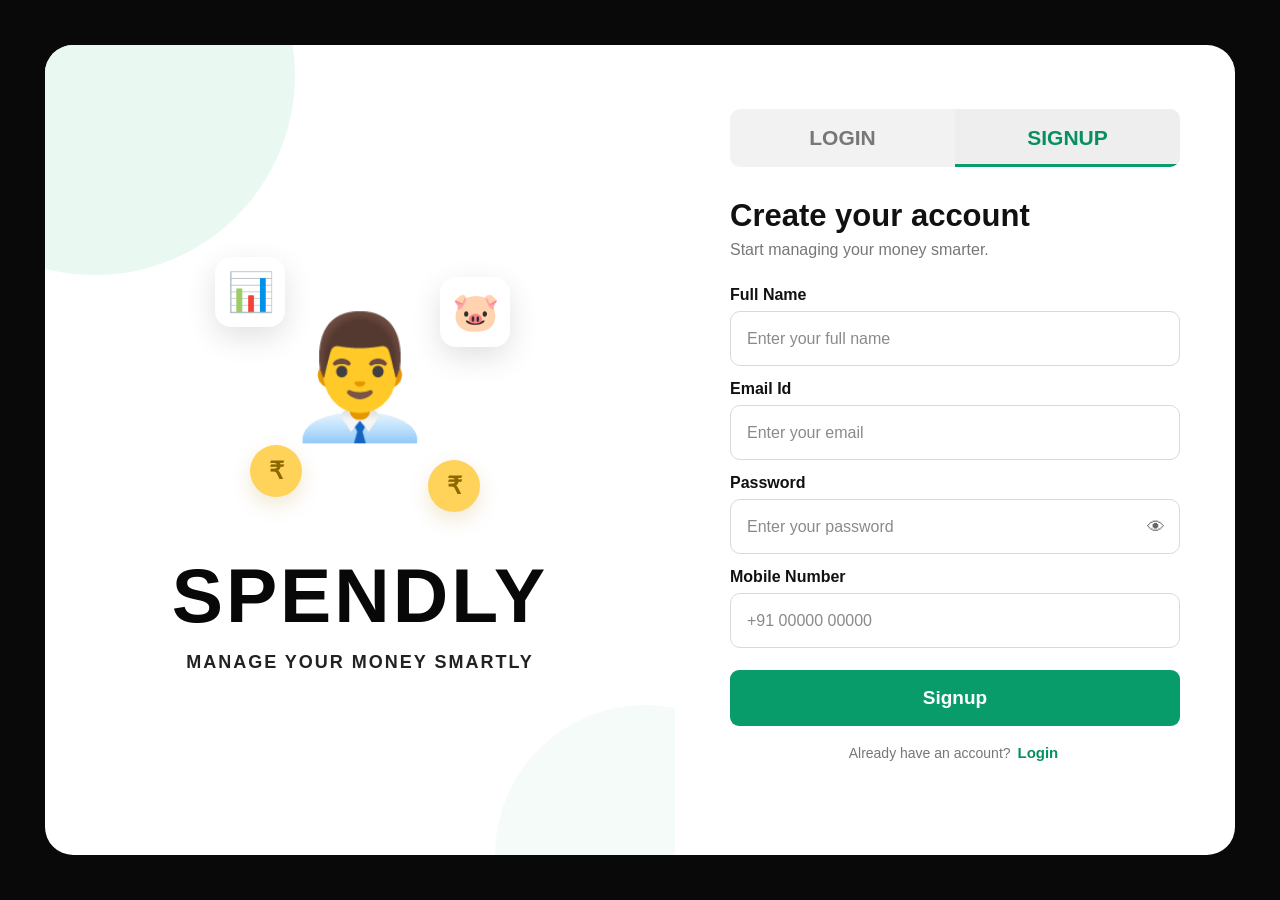
<file: HTML/dashboard.html>
<!DOCTYPE html>
<html lang="en">

<head>

    <meta charset="UTF-8">

    <meta
        name="viewport"
        content="width=device-width, initial-scale=1.0"
    >

    <title>Spendly Dashboard</title>

    <!-- CSS -->
    <link
        rel="stylesheet"
        href="../CSS/dashboard.css"
    >

</head>

<body>


<header class="navbar">

    <a
        href="index.html"
        class="logo"
    >
        💰 SPENDLY
    </a>


    <nav>

        <a href="index.html">
            Home
        </a>

        <button id="logoutBtn">
            Logout
        </button>

    </nav>

</header>


<main class="container">


<section class="welcome">

    <div>

        <p class="eyebrow">
            PERSONAL FINANCE DASHBOARD
        </p>

        <h1>
            Welcome to Spendly 👋
        </h1>

        <p>
            Track your money and understand
            your spending.
        </p>

    </div>


    <button
        class="add-btn"
        onclick="openModal()"
    >
        + Add Transaction
    </button>

</section>


<!-- SUMMARY -->

<section class="summary">

    <div class="summary-card">

        <span>💰</span>

        <div>
            <p>Total Balance</p>

            <h2 id="balance">
                ₹0
            </h2>
        </div>

    </div>


    <div class="summary-card">

        <span>📈</span>

        <div>
            <p>Total Income</p>

            <h2 id="income">
                ₹0
            </h2>
        </div>

    </div>


    <div class="summary-card">

        <span>📉</span>

        <div>
            <p>Total Expenses</p>

            <h2 id="expense">
                ₹0
            </h2>
        </div>

    </div>


    <div class="summary-card">

        <span>🧾</span>

        <div>
            <p>Transactions</p>

            <h2 id="count">
                0
            </h2>
        </div>

    </div>

</section>


<!-- TRANSACTIONS -->

<section class="transactions">

    <div class="heading">

        <h2>
            Recent Transactions
        </h2>


        <select id="filter">

            <option value="all">
                All
            </option>

            <option value="income">
                Income
            </option>

            <option value="expense">
                Expenses
            </option>

        </select>

    </div>


    <div id="transactionList"></div>

</section>

</main>


<!-- MODAL -->

<div
    id="modal"
    class="modal"
>

    <div class="modal-box">

        <button
            class="close"
            onclick="closeModal()"
        >
            ×
        </button>


        <h2>
            Add Transaction
        </h2>


        <form id="transactionForm">

            <label>
                Type
            </label>

            <select id="type">

                <option value="income">
                    Income
                </option>

                <option value="expense">
                    Expense
                </option>

            </select>


            <label>
                Description
            </label>

            <input
                id="title"
                type="text"
                placeholder="Food, Salary..."
                required
            >


            <label>
                Amount
            </label>

            <input
                id="amount"
                type="number"
                min="1"
                placeholder="Enter amount"
                required
            >


            <label>
                Category
            </label>

            <select id="category">

                <option>Food</option>
                <option>Shopping</option>
                <option>Travel</option>
                <option>Bills</option>
                <option>Entertainment</option>
                <option>Salary</option>
                <option>Other</option>

            </select>


            <label>
                Date
            </label>

            <input
                id="date"
                type="date"
                required
            >


            <button
                class="save"
                type="submit"
            >
                Save Transaction
            </button>

        </form>

    </div>

</div>


<footer>
    © 2026 Spendly
</footer>


<!-- JavaScript -->
<script src="../JS/dashboard.js"></script>

</body>

</html>
</file>
<file: CSS/dashboard.css>
/* =====================================================
   SPENDLY DASHBOARD CSS
   ===================================================== */


/* ================= RESET ================= */

* {
    box-sizing: border-box;
    margin: 0;
    padding: 0;
}


body {
    font-family: Arial, sans-serif;
    background: #f5f8f7;
    color: #18352b;
}


/* ================= NAVBAR ================= */

.navbar {
    height: 70px;
    background: white;

    display: flex;
    justify-content: space-between;
    align-items: center;

    padding: 0 7%;

    border-bottom: 1px solid #e0ebe6;
}


.logo {
    text-decoration: none;
    color: #087b51;

    font-size: 25px;
    font-weight: 900;
}


nav {
    display: flex;
    align-items: center;
    gap: 20px;
}


nav a {
    text-decoration: none;
    color: #426057;
}


nav a:hover {
    color: #079b63;
}


nav button {
    border: none;

    background: #fdecec;
    color: #b42318;

    padding: 9px 15px;

    border-radius: 8px;

    cursor: pointer;

    font-weight: bold;
}


nav button:hover {
    background: #fbdada;
}


/* ================= CONTAINER ================= */

.container {
    width: 86%;
    max-width: 1200px;

    margin: auto;

    padding: 45px 0;
}


/* ================= WELCOME ================= */

.welcome {
    display: flex;

    justify-content: space-between;
    align-items: center;

    margin-bottom: 35px;
}


.eyebrow {
    color: #079b63;

    font-size: 12px;
    font-weight: bold;

    letter-spacing: 1px;
}


.welcome h1 {
    font-size: 34px;

    margin: 7px 0;
}


.welcome p:last-child {
    color: #71817b;
}


.add-btn {
    border: none;

    background: #079b63;
    color: white;

    padding: 13px 18px;

    border-radius: 9px;

    font-weight: bold;

    cursor: pointer;
}


.add-btn:hover {
    background: #067d50;
}


/* ================= SUMMARY ================= */

.summary {
    display: grid;

    grid-template-columns: repeat(4, 1fr);

    gap: 18px;

    margin-bottom: 40px;
}


.summary-card {
    background: white;

    border: 1px solid #e0ebe6;

    border-radius: 15px;

    padding: 22px;

    display: flex;

    gap: 15px;

    align-items: center;
}


.summary-card > span {
    font-size: 25px;

    background: #e8f7ef;

    padding: 13px;

    border-radius: 11px;
}


.summary-card p {
    color: #75857f;

    font-size: 13px;
}


.summary-card h2 {
    margin-top: 5px;

    font-size: 22px;
}


/* ================= TRANSACTIONS ================= */

.transactions {
    width: 100%;
}


.heading {
    display: flex;

    justify-content: space-between;
    align-items: center;

    margin-bottom: 15px;
}


.heading h2 {
    font-size: 24px;
}


.heading select {
    padding: 9px;

    border: 1px solid #d6e1dc;

    border-radius: 8px;

    background: white;

    cursor: pointer;
}


.transaction {
    background: white;

    border: 1px solid #e0ebe6;

    border-radius: 12px;

    padding: 16px;

    margin-bottom: 10px;

    display: flex;

    justify-content: space-between;

    align-items: center;
}


.left {
    display: flex;

    align-items: center;

    gap: 12px;
}


.icon {
    width: 43px;
    height: 43px;

    display: grid;

    place-items: center;

    background: #e8f7ef;

    border-radius: 10px;
}


.cat {
    color: #84918d;

    font-size: 12px;

    margin-top: 4px;
}


/* INCOME */

.income {
    color: #07834f;

    font-weight: bold;
}


/* EXPENSE */

.expense {
    color: #c62828;

    font-weight: bold;
}


/* EMPTY TRANSACTION MESSAGE */

.empty {
    background: white;

    text-align: center;

    padding: 45px;

    border-radius: 14px;

    color: #77847f;

    border: 1px solid #e0ebe6;
}


/* ================= MODAL ================= */

.modal {
    display: none;

    position: fixed;

    inset: 0;

    background: rgba(0, 0, 0, 0.55);

    align-items: center;

    justify-content: center;

    padding: 20px;

    z-index: 1000;
}


.modal.active {
    display: flex;
}


.modal-box {
    width: 470px;

    max-width: 100%;

    background: white;

    border-radius: 18px;

    padding: 28px;

    position: relative;
}


.close {
    position: absolute;

    right: 15px;
    top: 8px;

    border: none;

    background: none;

    font-size: 30px;

    cursor: pointer;

    color: #555;
}


.close:hover {
    color: #b42318;
}


.modal-box h2 {
    margin-bottom: 20px;
}


.modal-box form {
    display: flex;

    flex-direction: column;

    gap: 8px;
}


.modal-box label {
    font-size: 13px;

    font-weight: bold;

    margin-top: 5px;
}


.modal-box input,
.modal-box select {
    padding: 12px;

    border: 1px solid #d7dfdc;

    border-radius: 8px;

    font-size: 14px;

    outline: none;
}


.modal-box input:focus,
.modal-box select:focus {
    border-color: #079b63;
}


/* SAVE BUTTON */

.save {
    border: none;

    background: #079b63;

    color: white;

    padding: 13px;

    border-radius: 8px;

    font-weight: bold;

    cursor: pointer;

    margin-top: 10px;
}


.save:hover {
    background: #067d50;
}


/* ================= FOOTER ================= */

footer {
    text-align: center;

    padding: 25px;

    color: #85938e;

    font-size: 14px;
}


/* ================= TABLET ================= */

@media (max-width: 850px) {

    .summary {
        grid-template-columns: repeat(2, 1fr);
    }


    .welcome {
        flex-direction: column;

        align-items: flex-start;

        gap: 20px;
    }

}


/* ================= MOBILE ================= */

@media (max-width: 550px) {

    .navbar {
        padding: 0 5%;
    }


    .logo {
        font-size: 20px;
    }


    nav {
        gap: 10px;
    }


    nav a {
        font-size: 14px;
    }


    nav button {
        padding: 8px 10px;
    }


    .summary {
        grid-template-columns: 1fr;
    }


    .container {
        width: 90%;

        padding: 30px 0;
    }


    .welcome h1 {
        font-size: 27px;
    }


    .heading {
        flex-direction: column;

        align-items: flex-start;

        gap: 12px;
    }


    .heading select {
        width: 100%;
    }


    .transaction {
        padding: 13px;
    }


    .modal-box {
        padding: 22px;
    }

}
</file>
<file: CSS/login.css>
/* =====================================================
   SPENDLY LOGIN / SIGNUP
   ===================================================== */


/* ================= RESET ================= */

* {
    margin: 0;
    padding: 0;
    box-sizing: border-box;
}


html,
body {
    width: 100%;
    min-height: 100%;
}


body {
    font-family: Arial, Helvetica, sans-serif;

    background: #090909;

    color: #111;
}


/* ================= MAIN PAGE ================= */

.auth-page {

    width: 100%;

    min-height: 100vh;

    display: grid;

    grid-template-columns: minmax(0, 1fr) minmax(420px, 560px);

    align-items: stretch;

    gap: 0;

    padding: 45px;

    background: #090909;
}


/* =====================================================
   LEFT BRAND PANEL
   ===================================================== */

.brand-panel {

    min-height: 700px;

    display: flex;

    align-items: center;

    justify-content: center;

    background: #ffffff;

    border-radius: 28px 0 0 28px;

    overflow: hidden;

    position: relative;
}


/* subtle background */

.brand-panel::before {

    content: "";

    position: absolute;

    width: 400px;

    height: 400px;

    border-radius: 50%;

    background: #eaf8f2;

    top: -170px;

    left: -150px;
}


.brand-panel::after {

    content: "";

    position: absolute;

    width: 300px;

    height: 300px;

    border-radius: 50%;

    background: #f4fbf8;

    bottom: -150px;

    right: -120px;
}


/* BRAND CONTENT */

.brand-content {

    position: relative;

    z-index: 2;

    text-align: center;

    width: 100%;

    padding: 50px;
}


/* =====================================================
   ILLUSTRATION
   ===================================================== */

.illustration {

    position: relative;

    width: 330px;

    height: 300px;

    margin: 0 auto 30px;

    display: flex;

    align-items: center;

    justify-content: center;
}


/* Person */

.person {

    width: 150px;

    height: 180px;

    display: flex;

    align-items: center;

    justify-content: center;

    font-size: 120px;

    position: relative;

    z-index: 2;
}


/* Floating icons */

.floating-icon {

    position: absolute;

    width: 70px;

    height: 70px;

    display: flex;

    align-items: center;

    justify-content: center;

    background: white;

    border-radius: 16px;

    box-shadow:
        0 10px 30px rgba(0, 0, 0, 0.12);

    font-size: 38px;
}


.chart-icon {

    top: 30px;

    left: 20px;
}


.pig-icon {

    top: 50px;

    right: 15px;
}


/* Coins */

.money {

    position: absolute;

    width: 52px;

    height: 52px;

    border-radius: 50%;

    display: flex;

    align-items: center;

    justify-content: center;

    background: #ffd35a;

    color: #8b6800;

    font-size: 24px;

    font-weight: bold;

    box-shadow:
        0 8px 20px rgba(180, 130, 0, 0.18);

    z-index: 3;
}


.money-one {

    left: 55px;

    bottom: 30px;
}


.money-two {

    right: 45px;

    bottom: 15px;
}


/* BRAND NAME */

.brand-content h1 {

    font-size: clamp(55px, 6vw, 85px);

    font-weight: 900;

    letter-spacing: 3px;

    color: #080808;

    line-height: 1;

    margin-bottom: 18px;
}


.brand-content > p {

    font-size: 18px;

    font-weight: 800;

    letter-spacing: 2px;

    color: #222;
}


/* =====================================================
   RIGHT AUTH PANEL
   ===================================================== */

.auth-panel {

    min-width: 0;

    min-height: 700px;

    background: #ffffff;

    border-radius: 0 28px 28px 0;

    display: flex;

    justify-content: center;

    align-items: center;

    padding: 45px 55px;
}


/* CARD */

.auth-card {

    width: 100%;

    max-width: 470px;
}


/* =====================================================
   TABS
   ===================================================== */

.tabs {

    display: grid;

    grid-template-columns: 1fr 1fr;

    height: 58px;

    margin-bottom: 30px;

    background: #f2f2f2;

    border-radius: 10px;

    overflow: hidden;
}


.tab {

    border: none;

    background: transparent;

    color: #777;

    font-size: 21px;

    font-weight: 800;

    cursor: pointer;

    position: relative;

    transition: 0.25s ease;
}


.tab:hover {

    color: #078f64;
}


.tab.active {

    background: #eeeeee;

    color: #078f64;
}


.tab.active::after {

    content: "";

    position: absolute;

    height: 3px;

    left: 0;

    right: 0;

    bottom: 0;

    background: #079c69;
}


/* =====================================================
   FORM
   ===================================================== */

.auth-form {

    width: 100%;
}


.auth-form.hidden {

    display: none;
}


/* HEADING */

.form-heading {

    margin-bottom: 27px;
}


.form-heading h2 {

    font-size: 31px;

    line-height: 1.2;

    margin-bottom: 7px;

    color: #111;
}


.form-heading p {

    color: #777;

    font-size: 16px;
}


/* =====================================================
   INPUTS
   ===================================================== */

.input-group {

    margin-bottom: 14px;
}


.input-group label {

    display: block;

    font-size: 16px;

    font-weight: 700;

    margin-bottom: 7px;

    color: #111;
}


.input-group input {

    width: 100%;

    height: 55px;

    border: 1px solid #d9d9d9;

    border-radius: 10px;

    background: #ffffff;

    padding: 0 16px;

    font-size: 16px;

    color: #222;

    outline: none;

    transition: 0.2s ease;
}


.input-group input::placeholder {

    color: #8a8a8a;
}


.input-group input:focus {

    border-color: #079c69;

    box-shadow:
        0 0 0 3px rgba(7, 156, 105, 0.1);
}


/* PASSWORD */

.password-box {

    position: relative;
}


.password-box input {

    padding-right: 55px;
}


.eye-button {

    position: absolute;

    top: 50%;

    right: 15px;

    transform: translateY(-50%);

    border: none;

    background: transparent;

    cursor: pointer;

    font-size: 18px;

    color: #666;
}


/* =====================================================
   SUBMIT BUTTON
   ===================================================== */

.submit-button {

    width: 100%;

    height: 56px;

    margin-top: 8px;

    border: none;

    border-radius: 9px;

    background: #079c69;

    color: white;

    font-size: 19px;

    font-weight: 700;

    cursor: pointer;

    transition: 0.25s ease;
}


.submit-button:hover {

    background: #067f55;

    transform: translateY(-1px);

    box-shadow:
        0 8px 20px rgba(7, 156, 105, 0.2);
}


.submit-button:active {

    transform: translateY(0);
}


/* =====================================================
   SWITCH LOGIN/SIGNUP
   ===================================================== */

.switch-text {

    text-align: center;

    color: #777;

    font-size: 14px;

    margin-top: 18px;
}


.switch-button {

    border: none;

    background: transparent;

    color: #078f64;

    font-size: 15px;

    font-weight: 700;

    cursor: pointer;

    padding: 0 3px;
}


.switch-button:hover {

    text-decoration: underline;
}


/* =====================================================
   MESSAGE
   ===================================================== */

.message {

    text-align: center;

    font-size: 14px;

    font-weight: 600;

    min-height: 20px;

    margin-top: 10px;
}


/* =====================================================
   TABLET
   ===================================================== */

@media (max-width: 950px) {

    .auth-page {

        grid-template-columns: 1fr;

        padding: 25px;

        gap: 25px;
    }


    .brand-panel {

        min-height: 450px;

        border-radius: 25px;
    }


    .auth-panel {

        min-height: auto;

        border-radius: 25px;

        padding: 45px 35px;
    }


    .illustration {

        height: 230px;

        margin-bottom: 20px;
    }


    .brand-content h1 {

        font-size: 65px;
    }

}


/* =====================================================
   MOBILE
   ===================================================== */

@media (max-width: 600px) {

    .auth-page {

        padding: 12px;

        gap: 12px;
    }


    .brand-panel {

        min-height: 350px;

        border-radius: 20px;
    }


    .brand-content {

        padding: 25px;
    }


    .illustration {

        width: 260px;

        height: 190px;

        margin-bottom: 15px;
    }


    .person {

        font-size: 80px;
    }


    .floating-icon {

        width: 52px;

        height: 52px;

        font-size: 28px;
    }


    .chart-icon {

        left: 10px;

        top: 20px;
    }


    .pig-icon {

        right: 10px;

        top: 35px;
    }


    .money {

        width: 40px;

        height: 40px;

        font-size: 18px;
    }


    .brand-content h1 {

        font-size: 48px;

        letter-spacing: 2px;
    }


    .brand-content > p {

        font-size: 12px;

        letter-spacing: 1px;
    }


    .auth-panel {

        padding: 30px 20px;

        border-radius: 20px;
    }


    .tab {

        font-size: 18px;
    }


    .form-heading h2 {

        font-size: 26px;
    }

}
</file>
